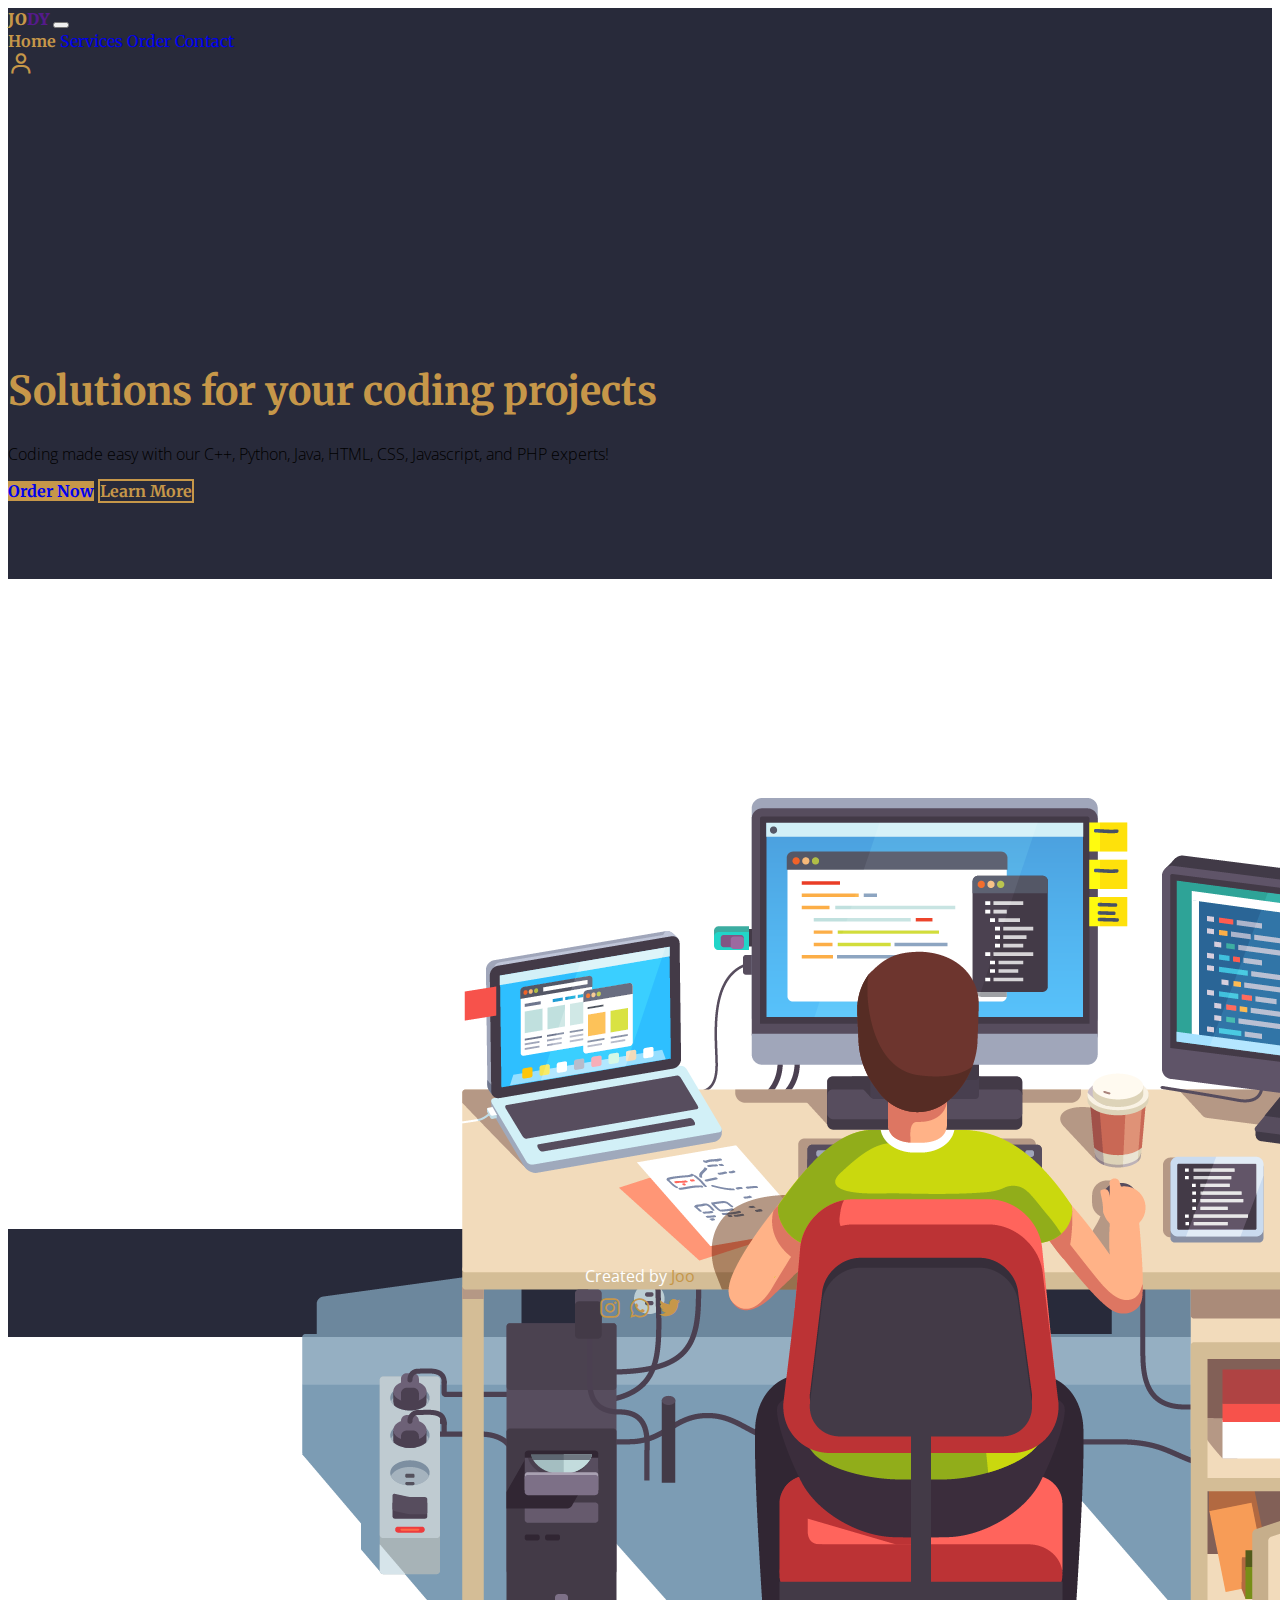
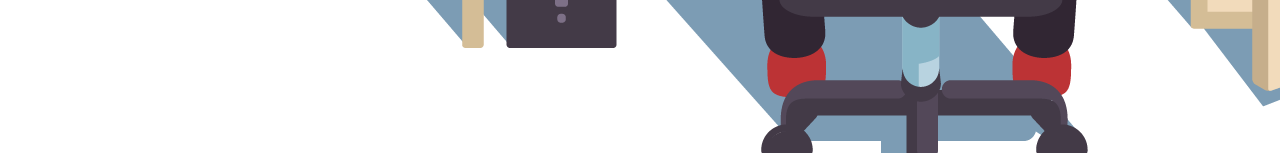
<file: Jody/index.html>
<!doctype html>
<html lang="en">
  <head>
    <!-- Required meta tags -->
    <meta charset="utf-8">
    <meta name="viewport" content="width=device-width, initial-scale=1">

    <!-- Bootstrap CSS -->
    <link href="https://cdn.jsdelivr.net/npm/bootstrap@5.0.2/dist/css/bootstrap.min.css" rel="stylesheet" integrity="sha384-EVSTQN3/azprG1Anm3QDgpJLIm9Nao0Yz1ztcQTwFspd3yD65VohhpuuCOmLASjC" crossorigin="anonymous">

	<link rel="preconnect" href="https://fonts.googleapis.com">
	<link rel="preconnect" href="https://fonts.gstatic.com" crossorigin>
	<link href="https://fonts.googleapis.com/css2?family=Merriweather:wght@400;700;900&family=Open+Sans:wght@300;400&display=swap" rel="stylesheet">
	<link href='https://unpkg.com/boxicons@2.0.9/css/boxicons.min.css' rel='stylesheet'>

    <title>Jody</title>

	<link rel="stylesheet" href="style.css">
  </head>
  <body>
	<header>
		<nav class="navbar navbar-expand-lg navbar-dark fixed-top py-2">
			<div class="container">
				<a class="navbar-brand" href=""><span>JO</span>DY</a>
			  <button class="navbar-toggler" type="button" data-bs-toggle="collapse" data-bs-target="#navbarNavAltMarkup" aria-controls="navbarNavAltMarkup" aria-expanded="false" aria-label="Toggle navigation">
				<span class="navbar-toggler-icon"></span>
			  </button>
			  <div class="collapse navbar-collapse d-flex justify-content-end" id="navbarNavAltMarkup">
				<div class="navbar-nav me-4">
				  <a class="nav-link active me-3" href="index.html">Home</a>
				  <a class="nav-link me-3" href="Service.html">Services</a>
				  <a class="nav-link me-3" href="Order.html">Order</a>
				  <a class="nav-link" href="kontak.html" tabindex="-1">Contact</a>
				</div>
				<div class="icons-home nav-link">
					<a href="#"><i class='bx bx-user'></i></box-icon></a>
				</div>
			  </div>
			</div>
		  </nav>
	</header>

	<section class="home" id="home">
		<div class="container">
			<div class="row">
				<div class="col-lg-6 d-flex flex-column justify-content-end content-left">
					<h1 class="heading">Solutions for your coding projects</h1>
					<p class="subheading text-white">Coding made easy with our C++, Python, 
						Java, HTML, CSS, Javascript, and PHP experts!</p>
					<div class="btn-home mt-3">
						<a href="Order.html" class="btn btn-buy py-2 px-3">Order Now</a>
						<a href="Service.html" class="btn btn-learn ms-2 py-2 px-3	">Learn More</a>
					</div>
				</div>
				<div class="col-lg-6 position-relative gambar">
					<img src="jpg/1.png" class="img-fluid position-absolute" alt="">
				</div>
			</div>
		</div>
	</section>

	<footer>
      	<p>Created by <span>Joo</span></p>
		<a href="https://www.instagram.com/jody.in/"><i class='bx bxl-instagram'></i></a>
		<a href="https://wa.me/6285377741821"><i class='bx bxl-whatsapp' ></i></a>
		<a href="https://twitter.com/johnorjoey?t=kijzwJ3GUvWSftUvfJzQOg&s=09"><i class='bx bxl-twitter' ></i></a>
	</footer>

	<!-- Option 1: Bootstrap Bundle with Popper -->
    <script src="https://cdn.jsdelivr.net/npm/bootstrap@5.0.2/dist/js/bootstrap.bundle.min.js" integrity="sha384-MrcW6ZMFYlzcLA8Nl+NtUVF0sA7MsXsP1UyJoMp4YLEuNSfAP+JcXn/tWtIaxVXM" crossorigin="anonymous"></script>

  </body>
</html>
</file>
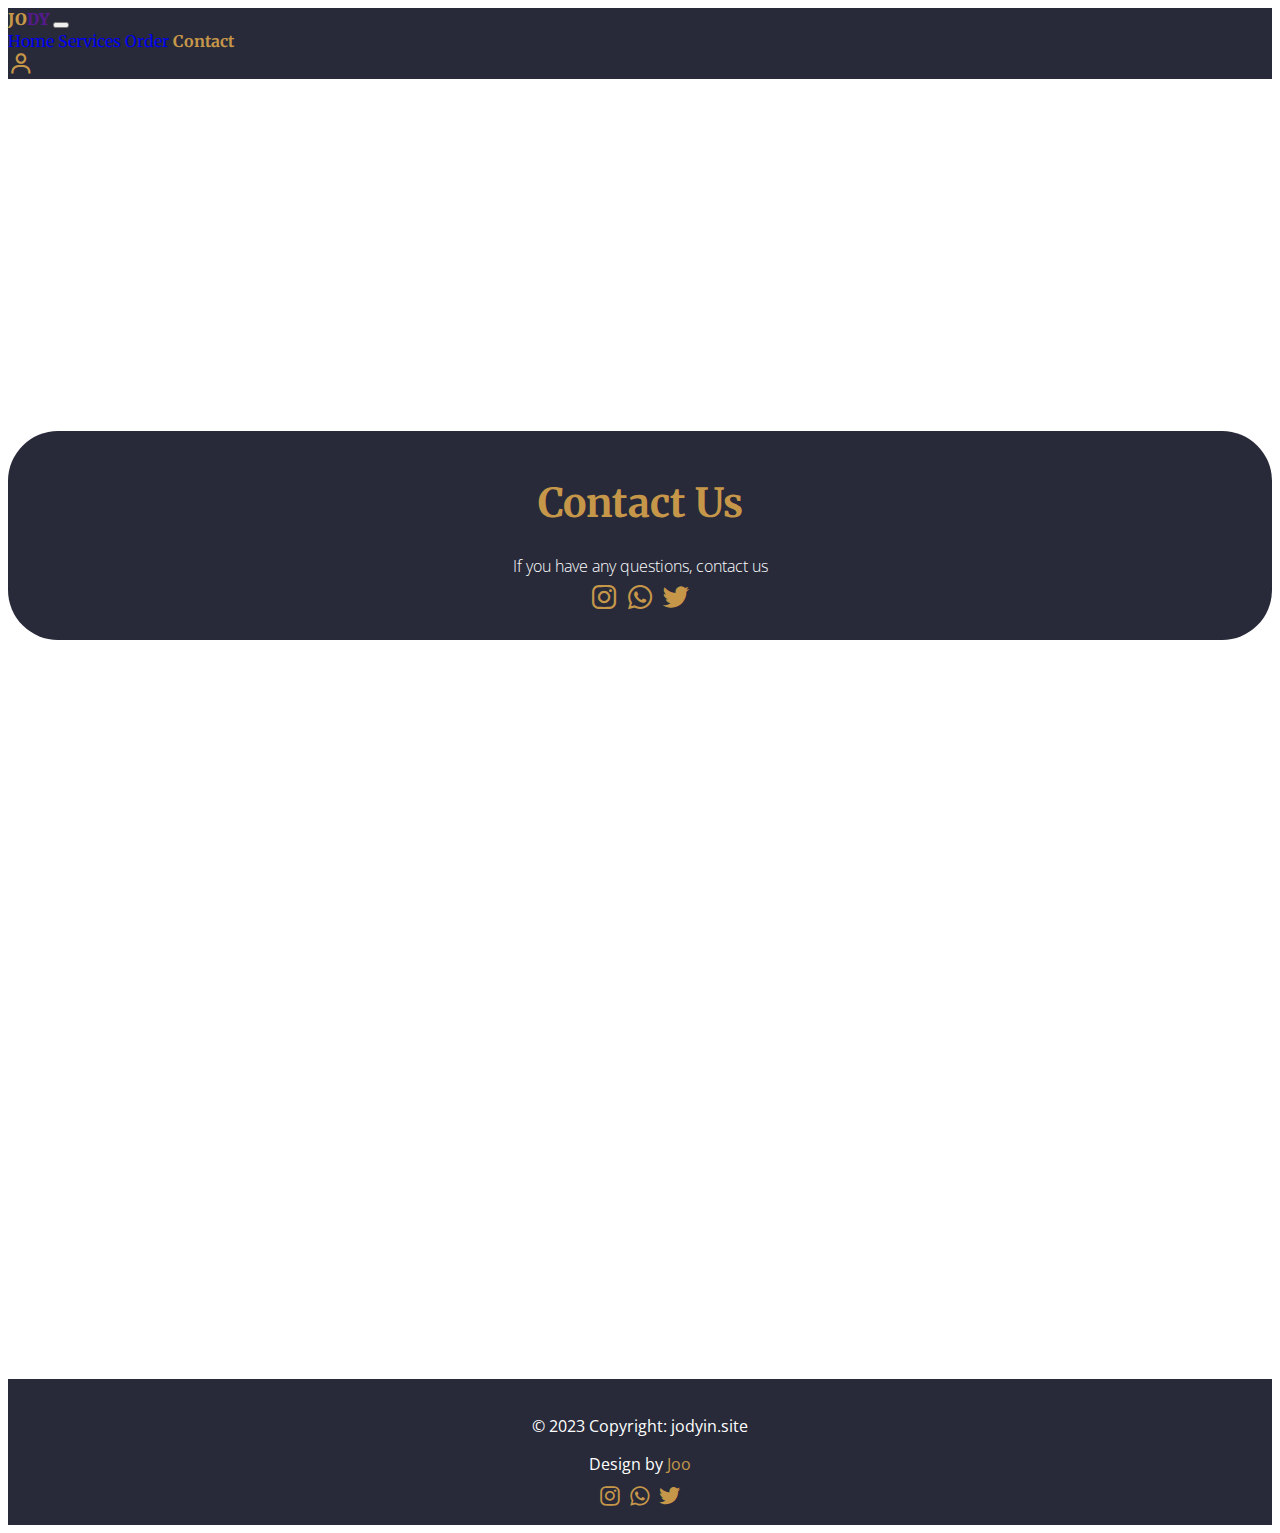
<file: Jody/kontak.html>
<!doctype html>
<html lang="en">
  <head>
    <!-- Required meta tags -->
    <meta charset="utf-8">
    <meta name="viewport" content="width=device-width, initial-scale=1">

    <!-- Bootstrap CSS -->
    <link href="https://cdn.jsdelivr.net/npm/bootstrap@5.0.2/dist/css/bootstrap.min.css" rel="stylesheet" integrity="sha384-EVSTQN3/azprG1Anm3QDgpJLIm9Nao0Yz1ztcQTwFspd3yD65VohhpuuCOmLASjC" crossorigin="anonymous">

	<link rel="preconnect" href="https://fonts.googleapis.com">
	<link rel="preconnect" href="https://fonts.gstatic.com" crossorigin>
	<link href="https://fonts.googleapis.com/css2?family=Merriweather:wght@400;700;900&family=Open+Sans:wght@300;400&display=swap" rel="stylesheet">
	<link href='https://unpkg.com/boxicons@2.0.9/css/boxicons.min.css' rel='stylesheet'>

    <title>Jody | Contact Us</title>

	<link rel="stylesheet" href="style.css">
  </head>
  <body>
	<header>
		<nav class="navbar navbar-expand-lg navbar-dark fixed-top py-2">
			<div class="container">
				<a class="navbar-brand" href=""><span>JO</span>DY</a>
			  <button class="navbar-toggler" type="button" data-bs-toggle="collapse" data-bs-target="#navbarNavAltMarkup" aria-controls="navbarNavAltMarkup" aria-expanded="false" aria-label="Toggle navigation">
				<span class="navbar-toggler-icon"></span>
			  </button>
			  <div class="collapse navbar-collapse d-flex justify-content-end" id="navbarNavAltMarkup">
				<div class="navbar-nav me-4">
				  <a class="nav-link me-3" href="index.html">Home</a>
				  <a class="nav-link me-3" href="Service.html">Services</a>
				  <a class="nav-link me-3" href="Order.html">Order</a>
				  <a class="nav-link active" href="kontak.html" tabindex="-1">Contact</a>
				</div>
				<div class="icons-home nav-link">
					<a href="#"><i class='bx bx-user'></i></box-icon></a>
				</div>
			  </div>
			</div>
		  </nav>
	</header>

	<section class="kontak" id="kontak">
		<div class="container">
			<div class="textkon">
				<h1 class="heading">Contact Us</h1>
				<p class="subheading">If you have any questions, contact us</p>
				
				<a href="https://www.instagram.com/jody.in/"><i class='bx bxl-instagram'></i></a>
				<a href="https://wa.me/6285377741821"><i class='bx bxl-whatsapp' ></i></a>
				<a href="https://twitter.com/johnorjoey?t=kijzwJ3GUvWSftUvfJzQOg&s=09"><i class='bx bxl-twitter' ></i></a>
			</div>
			
		</div>
	</section>

	<footer>
		<p>&copy; 2023 Copyright: jodyin.site</p>
      	<p>Design by <span>Joo</span></p>
		<a href="https://www.instagram.com/jody.in/"><i class='bx bxl-instagram'></i></a>
		<a href="https://wa.me/6285377741821"><i class='bx bxl-whatsapp' ></i></a>
		<a href="https://twitter.com/johnorjoey?t=kijzwJ3GUvWSftUvfJzQOg&s=09"><i class='bx bxl-twitter' ></i></a>
	</footer>

	<!-- Option 1: Bootstrap Bundle with Popper -->
    <script src="https://cdn.jsdelivr.net/npm/bootstrap@5.0.2/dist/js/bootstrap.bundle.min.js" integrity="sha384-MrcW6ZMFYlzcLA8Nl+NtUVF0sA7MsXsP1UyJoMp4YLEuNSfAP+JcXn/tWtIaxVXM" crossorigin="anonymous"></script>

  </body>
</html>
</file>
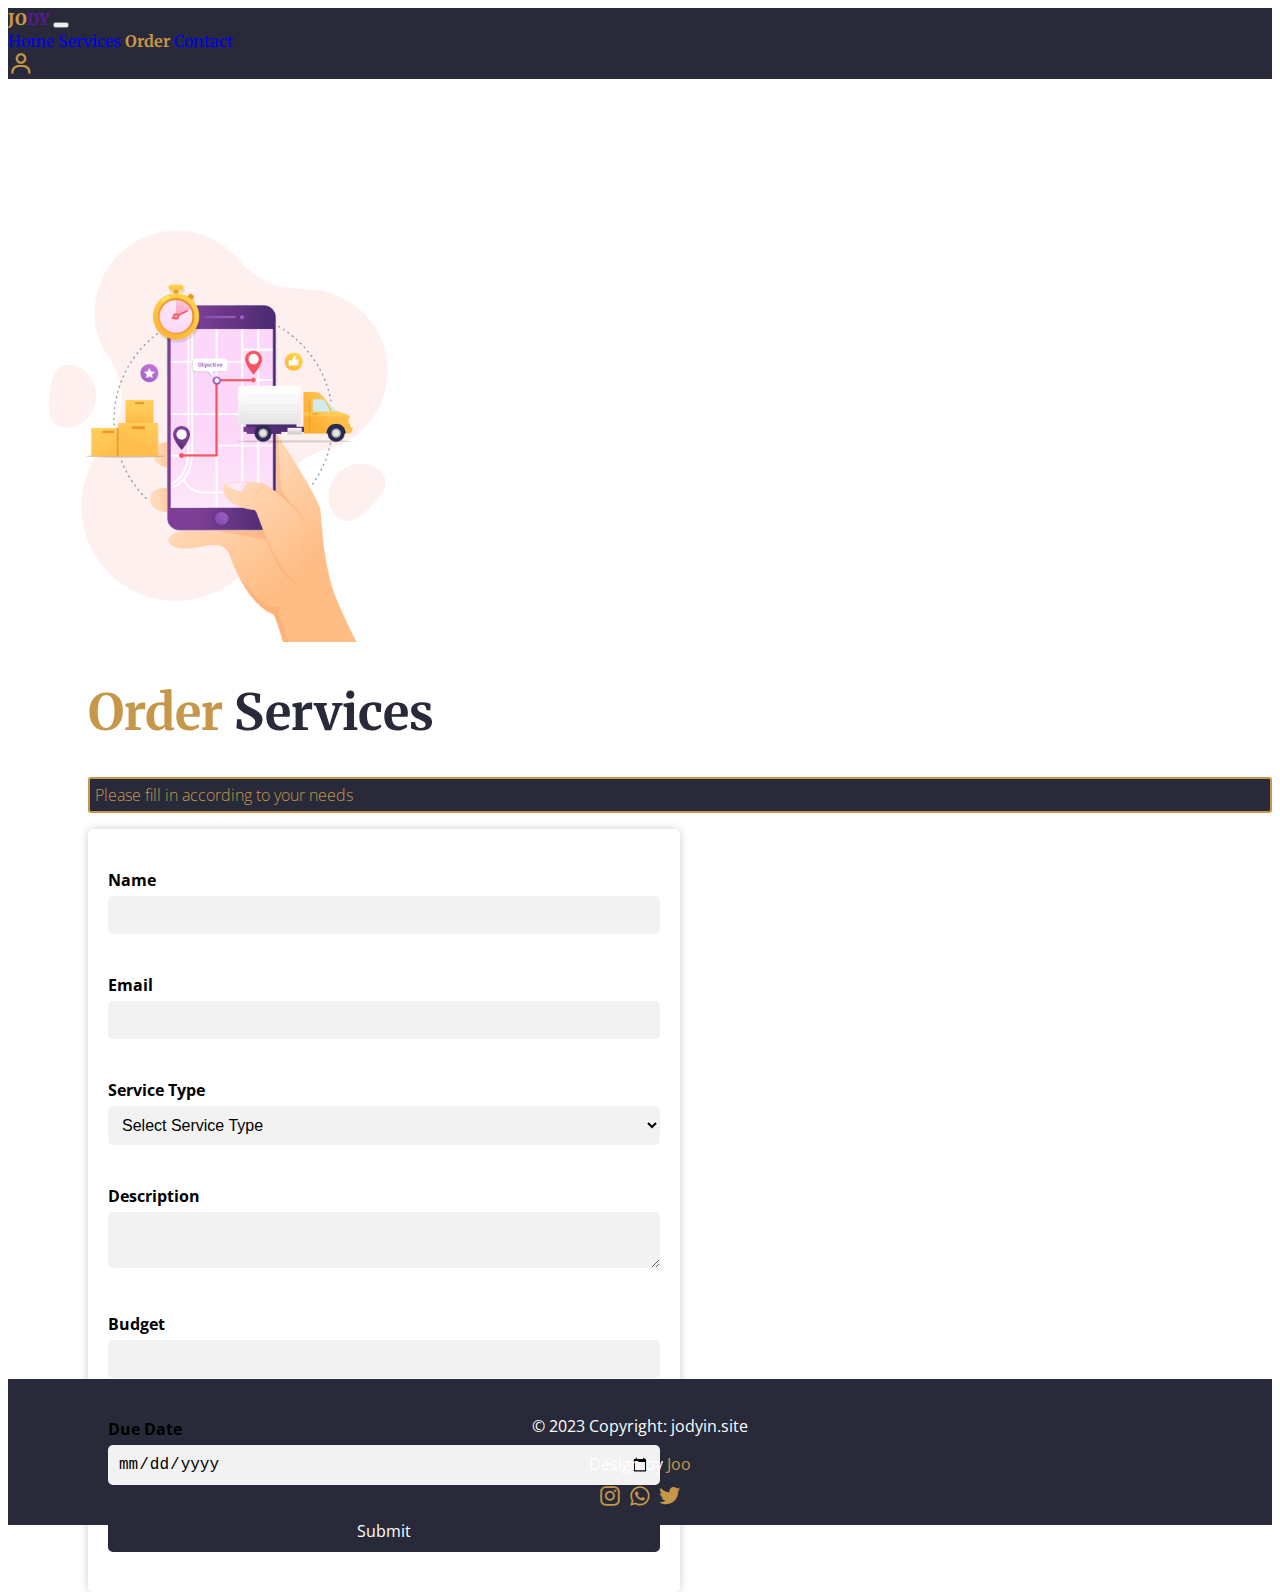
<file: Jody/Order.html>
<!doctype html>
<html lang="en">
  <head>
    <!-- Required meta tags -->
    <meta charset="utf-8">
    <meta name="viewport" content="width=device-width, initial-scale=1">

    <!-- Bootstrap CSS -->
    <link href="https://cdn.jsdelivr.net/npm/bootstrap@5.0.2/dist/css/bootstrap.min.css" rel="stylesheet" integrity="sha384-EVSTQN3/azprG1Anm3QDgpJLIm9Nao0Yz1ztcQTwFspd3yD65VohhpuuCOmLASjC" crossorigin="anonymous">

	<link rel="preconnect" href="https://fonts.googleapis.com">
	<link rel="preconnect" href="https://fonts.gstatic.com" crossorigin>
	<link href="https://fonts.googleapis.com/css2?family=Merriweather:wght@400;700;900&family=Open+Sans:wght@300;400&display=swap" rel="stylesheet">
	<link href='https://unpkg.com/boxicons@2.0.9/css/boxicons.min.css' rel='stylesheet'>

	<link rel="shortcut icon" href="jpg/Logo.png" type="img/png"> 
    <title>Jody | Order</title>
	

	<link rel="stylesheet" href="style.css">
  </head>
  <body>
	<header>
		<nav class="navbar navbar-expand-lg navbar-dark fixed-top py-2">
			<div class="container">
				<a class="navbar-brand" href=""><span>JO</span>DY</a>
			  <button class="navbar-toggler" type="button" data-bs-toggle="collapse" data-bs-target="#navbarNavAltMarkup" aria-controls="navbarNavAltMarkup" aria-expanded="false" aria-label="Toggle navigation">
				<span class="navbar-toggler-icon"></span>
			  </button>
			  <div class="collapse navbar-collapse d-flex justify-content-end" id="navbarNavAltMarkup">
				<div class="navbar-nav me-4">
				  <a class="nav-link me-3" href="index.html">Home</a>
				  <a class="nav-link me-3" href="Service.html">Services</a>
				  <a class="nav-link active me-3" href="Order.html">Order</a>
				  <a class="nav-link" href="kontak.html" tabindex="-1">Contact</a>
				</div>
				<div class="icons-home nav-link">
					<a href="#"><i class='bx bx-user'></i></box-icon></a>
				</div>
			  </div>
			</div>
		  </nav>
	</header>

	<section class="order" id="order">
		<div class="container">
			<div class="row">
				<div class="col-4">
					<img src="jpg/3.png" height="435px" alt="">
				</div>
				<div class="col-8 formOrder">
					<h1 class="heading"><span>Order</span> Services</h1>
					<p class="subheading">Please fill in according to your needs</p>
					<form action="Order.html" method="post">
						<label for="nama">Name</label>
						<input type="text" id="nama" name="nama" required>
						<br>
						<label for="email">Email</label>
						<input type="email" id="email" name="email" required>
						<br>
						<label for="layanan">Service Type</label>
						<select id="layanan" name="layanan" required>
							<option value="">Select Service Type</option>
							<option value="">Introductory Programming</option>
							<option value="">Progression Programming</option>
							<option value="">Advancing Programming</option>
						</select>
						<br>
						<label for="deskripsi">Description</label>
						<textarea id="deskripsi" name="deskripsi" required></textarea>
						<br>
						<label for="budget">Budget</label>
						<input type="number" id="budget" name="budget" required>
						<br>
						<label for="tanggal">Due Date</label>
						<input type="date" id="tanggal" name="tanggal" required>
						<br>
						<input type="submit" value="Submit">
					</form>
				</div>
			</div>
		</div>
	</section>

	<footer>
		<p>&copy; 2023 Copyright: jodyin.site</p>
      	<p>Design by <span>Joo</span></p>
		<a href="https://www.instagram.com/jody.in/"><i class='bx bxl-instagram'></i></a>
		<a href="https://wa.me/6285377741821"><i class='bx bxl-whatsapp' ></i></a>
		<a href="https://twitter.com/johnorjoey?t=kijzwJ3GUvWSftUvfJzQOg&s=09"><i class='bx bxl-twitter' ></i></a>
	</footer>
	
	<!-- Option 1: Bootstrap Bundle with Popper -->
    <script src="https://cdn.jsdelivr.net/npm/bootstrap@5.0.2/dist/js/bootstrap.bundle.min.js" integrity="sha384-MrcW6ZMFYlzcLA8Nl+NtUVF0sA7MsXsP1UyJoMp4YLEuNSfAP+JcXn/tWtIaxVXM" crossorigin="anonymous"></script>

  </body>
</html>
</file>
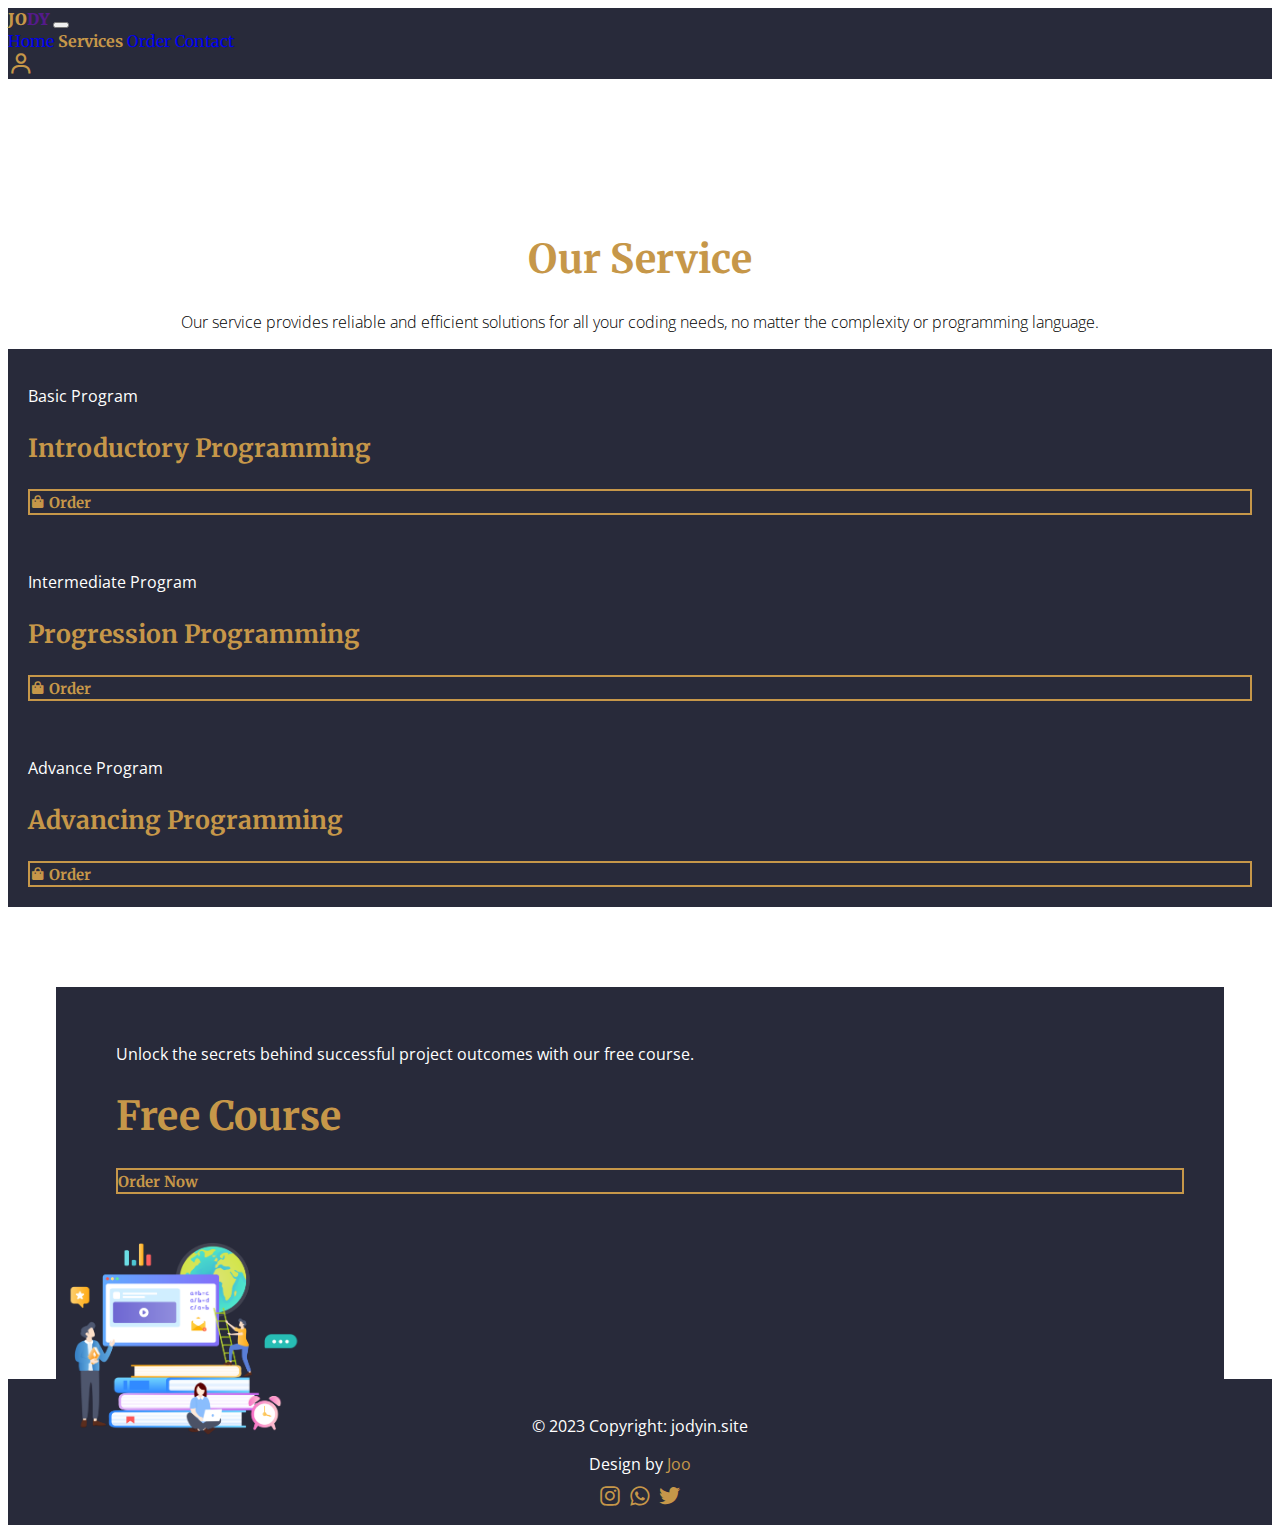
<file: Jody/Service.html>
<!doctype html>
<html lang="en">
  <head>
    <!-- Required meta tags -->
    <meta charset="utf-8">
    <meta name="viewport" content="width=device-width, initial-scale=1">

    <!-- Bootstrap CSS -->
    <link href="https://cdn.jsdelivr.net/npm/bootstrap@5.0.2/dist/css/bootstrap.min.css" rel="stylesheet" integrity="sha384-EVSTQN3/azprG1Anm3QDgpJLIm9Nao0Yz1ztcQTwFspd3yD65VohhpuuCOmLASjC" crossorigin="anonymous">

	<link rel="preconnect" href="https://fonts.googleapis.com">
	<link rel="preconnect" href="https://fonts.gstatic.com" crossorigin>
	<link href="https://fonts.googleapis.com/css2?family=Merriweather:wght@400;700;900&family=Open+Sans:wght@300;400&display=swap" rel="stylesheet">
	<link href='https://unpkg.com/boxicons@2.0.9/css/boxicons.min.css' rel='stylesheet'>

    <title>Jody | Service</title>

	<link rel="stylesheet" href="style.css">
  </head>
  <body>
	<header>
		<nav class="navbar navbar-expand-lg navbar-dark fixed-top py-2">
			<div class="container">
				<a class="navbar-brand" href=""><span>JO</span>DY</a>
			  <button class="navbar-toggler" type="button" data-bs-toggle="collapse" data-bs-target="#navbarNavAltMarkup" aria-controls="navbarNavAltMarkup" aria-expanded="false" aria-label="Toggle navigation">
				<span class="navbar-toggler-icon"></span>
			  </button>
			  <div class="collapse navbar-collapse d-flex justify-content-end" id="navbarNavAltMarkup">
				<div class="navbar-nav me-4">
				  <a class="nav-link me-3" href="index.html">Home</a>
				  <a class="nav-link active me-3" href="Service.html">Services</a>
				  <a class="nav-link me-3" href="Order.html">Order</a>
				  <a class="nav-link" href="kontak.html" tabindex="-1">Contact</a>
				</div>
				<div class="icons-home nav-link">
					<a href="#"><i class='bx bx-user'></i></box-icon></a>
				</div>
			  </div>
			</div>
		  </nav>
	</header>

	<section class="service" id="service">
		<div class="container">
			<div class="row">
				<div class="col">
					<h1 class="heading" style="text-align: center;">Our Service</h1>
					<p class="subheading" style="text-align: center;">Our service provides reliable and efficient solutions 
						for all your coding needs, no matter the complexity or programming language.</p>
				</div>
			</div>
			<div class="row justify-content-center">
				<div class="col-4">
					<div class="ser1 rounded-3 justify-content-between align-items-center">
						<p class="label">Basic Program</p>
						<h3 class="heading">Introductory Programming</h3>
						<div class="btn-card btn">
							<a href="Order.html"><i class='bx bxs-shopping-bag' ></i> Order</a>
						</div>
					</div>
				</div>
				<div class="col-4">
					<div class="ser1 rounded-3 justify-content-between align-items-center">
						<p class="label">Intermediate Program</p>
						<h3 class="heading">Progression Programming</h3>
						<div class="btn-card btn">
							<a href="Order.html"><i class='bx bxs-shopping-bag' ></i> Order</a>
						</div>
					</div>
				</div>
				<div class="col-4">
					<div class="ser1 rounded-3 justify-content-between align-items-center">
						<p class="label">Advance Program</p>
						<h3 class="heading">Advancing Programming</h3>
						<div class="btn-card btn">
							<a href="Order.html"><i class='bx bxs-shopping-bag' ></i> Order</a>
						</div>
					</div>
				</div>
			</div>

			<div class="boxbot rounded-3">
				<div class="row">
					<div class="col-8">
						<div class="textbox">
							<p class="label">Unlock the secrets behind successful project outcomes with our free course.</p>
							<h1 class="heading">Free Course</h1>
							<div class="btn-card btn">
								<a href="Order.html">Order Now</a>
							</div>
						</div>
						
					</div>
					<div class="col-4 d-flex justify-content-end">
						<img src="jpg/2.png" height="235px" alt="">
					</div>
				</div>
			</div>
            
		</div>
	</section>

	<footer>
		<p>&copy; 2023 Copyright: jodyin.site</p>
      	<p>Design by <span>Joo</span></p>
		<a href="https://www.instagram.com/jody.in/"><i class='bx bxl-instagram'></i></a>
		<a href="https://wa.me/6285377741821"><i class='bx bxl-whatsapp' ></i></a>
		<a href="https://twitter.com/johnorjoey?t=kijzwJ3GUvWSftUvfJzQOg&s=09"><i class='bx bxl-twitter' ></i></a>
	</footer>

    <!-- Option 1: Bootstrap Bundle with Popper -->
    <script src="https://cdn.jsdelivr.net/npm/bootstrap@5.0.2/dist/js/bootstrap.bundle.min.js" integrity="sha384-MrcW6ZMFYlzcLA8Nl+NtUVF0sA7MsXsP1UyJoMp4YLEuNSfAP+JcXn/tWtIaxVXM" crossorigin="anonymous"></script>

  </body>
</html>
</file>
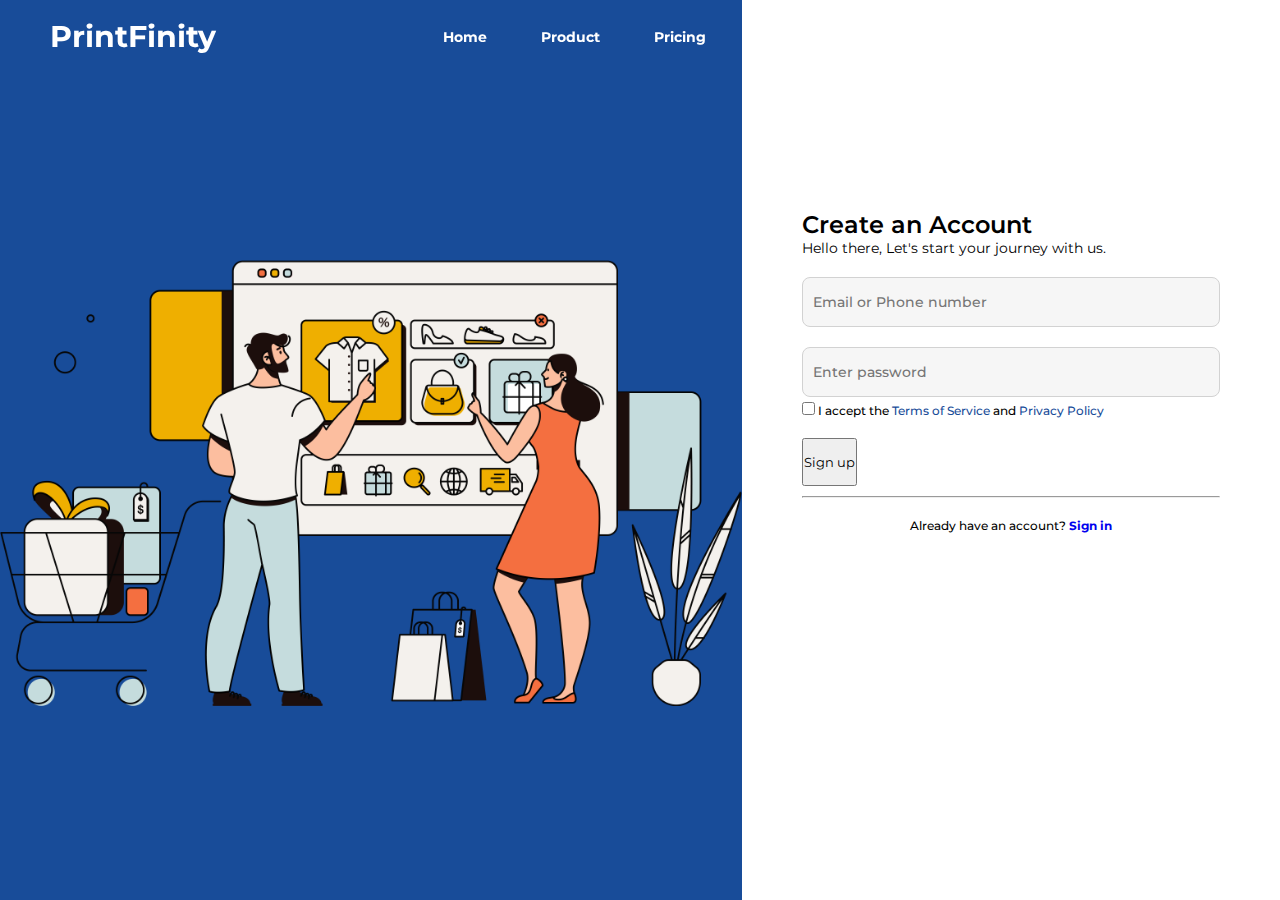
<file: Prinfinity/register.html>
<!DOCTYPE html>
<html lang="en">
  <head>
    <meta charset="UTF-8" />
    <meta http-equiv="X-UA-Compatible" content="IE=edge" />
    <meta name="viewport" content="width=device-width, initial-scale=1.0" />
    <title>Document</title>
    <link rel="stylesheet" href="style.css" />
    <link
      href="https://cdn.jsdelivr.net/npm/bootstrap@5.2.3/dist/css/bootstrap.min.css"
      rel="stylesheet"
      integrity="sha384-rbsA2VBKQhggwzxH7pPCaAqO46MgnOM80zW1RWuH61DGLwZJEdK2Kadq2F9CUG65"
      crossorigin="anonymous"
    />
    <link
      rel="stylesheet"
      href="https://unpkg.com/boxicons@latest/css/boxicons.min.css"
    />
    <link
      rel="stylesheet"
      href="https://cdnjs.cloudflare.com/ajax/libs/font-awesome/6.2.1/css/all.min.css"
      integrity="sha512-MV7K8+y+gLIBoVD59lQIYicR65iaqukzvf/nwasF0nqhPay5w/9lJmVM2hMDcnK1OnMGCdVK+iQrJ7lzPJQd1w=="
      crossorigin="anonymous"
      referrerpolicy="no-referrer"
    />
  </head>
  <body>
    <header class="header">
      <p class="logo">PrintFinity</p>

      <ul class="navlist mb-0 ps-0">
        <li><a href="">Home</a></li>
        <li><a href="">Product</a></li>
        <li><a href="">Pricing</a></li>
        <li><a href="">Contact</a></li>
      </ul>
      <div class="nav-icon"></div>
    </header>
    <section>
        <div class="content-log">
            <div class="content-img">
                <img src="img/login-illus.png" alt="">
            </div>
            <div class="form-login">
                <div class="formbox-login">
                    <form action="regis.php" method="post">
                        <h1>Create an Account</h1>
                        <p class="desc-sign">Hello there, Let's start your journey with us.</p>
                        <div class="input-box">
                            <input type="text" placeholder="Email or Phone number" name="email"><br>
                        </div>
                        <div class="input-box mb-5">
                            <input type="password" name="pass" placeholder="Enter password">
                        </div>
                        <div class="remember-forgot">
                            <label
                              ><input type="checkbox" required /> I accept the <span>Terms of Service</span>  and <span>Privacy Policy</span></label
                            >
                        </div>

                        <button type="submit" name="submit" class="btn btn-dark w-100">Sign up</button>

                        <hr>

                        <div class="dont-have">
                            <p>Already have an account? <span><a href="login.php">Sign in</a></span></p>
                        </div>
                    </form>
                </div>
            </div>
        </div>
    </section>
    </div>
  </body>
</html>
</file>
<file: Jody/style.css>
:root{
	--primaryColor: #282A3A;
	--secondaryColor: #C69749;

	--mainFont: 'Open Sans', sans-serif;
	--headingFont: 'Merriweather', serif;
}

*{
	box-sizing: border-box !important;
	text-decoration: none !important;
}

body{
	font-family: var(--mainFont);
}

.heading{
	font-family: var(--headingFont);
	font-size: 40px;
	font-weight: 700;
}

.subheading{
	font-weight: 300;
}

.navbar{
	background-color: var(--primaryColor) !important;
}

.navbar-brand{
	font-family: var(--headingFont);
	font-weight: 900;
}

.navbar-brand span{
	color: var(--secondaryColor);
}

.nav-link{
	font-family: var(--headingFont);
}

.nav-link.active{
	font-weight: 700;
	color: var(--secondaryColor) !important;
}

.icons-home i{
	font-size: 1.6rem;
	color: var(--secondaryColor);
}

.home{
	background-color: var(--primaryColor);
	height: 500px;
	padding-top: 10rem;
}

.home .heading{
	color: var(--secondaryColor);
	padding-top: 100px;
}

.btn-home{
	font-family: var(--headingFont);
	font-weight: 700;
	margin-bottom: 20px;
}

.home .gambar{
	height: 300px;
}

.home img{
	padding-top: 10rem;
}

.btn-home .btn-buy{
	background-color: var(--secondaryColor);
}

.btn-home .btn-learn{
	border: 2px solid var(--secondaryColor);
	color: var(--secondaryColor);	
}

.service{
	height: 650px;
	padding-top: 8rem;
}

.service .heading{
	color: var(--secondaryColor);
}

.service .ser1{
	background-color: var(--primaryColor);
	color: white;
	padding: 20px;
}

.ser1 .label{
	margin-bottom: 2px;
}

.ser1 .heading{
	font-size: 25px;
}

.ser1 .btn-card{
	border: 2px solid var(--secondaryColor);
	color: var(--secondaryColor);
	margin-top: 10px;
}

.btn-card a{
	color: var(--secondaryColor);
	font-family: var(--headingFont);
	font-weight: 700;
	font-size: 15px;
}

.ser1 .img{
	display: flex;
	justify-content: center;
	align-items: center;
}

.service .boxbot{
	margin-top: 5rem;
	background-color: var(--primaryColor);
	color: white;
	padding: 10px;
	margin-left: 3rem;
	margin-right: 3rem;
}

.boxbot p{
	margin-bottom: 0%;
}

.boxbot .btn-card{
	border: 2px solid var(--secondaryColor);
	color: var(--secondaryColor);
	font-family: var(--mainFont);
	margin-top: 10px;
}

.boxbot .textbox{
	padding: 30px;
	padding-left: 50px;
}

.boxbot img{
	padding-top: 0;
	padding-bottom: 0;
	padding-right: 130px;
}

.order{
	height: 650px;
	padding-top: 8rem;
}

.order .formOrder{
	padding-left: 5rem;
}

.order h1{
	font-family: var(--headingFont);
	color: var(--primaryColor);
	height: auto;
	font-size: 50px;
}

.order p{
	font-family: var(--mainFont);
	color: var(--secondaryColor);
	background-color: var(--primaryColor);
	padding: 5px;
	border-radius: 3px;
	border: 2px solid var(--secondaryColor);
}

.order .heading span{
	color: #C69749;
}

.order form {
	width: 50%;
	padding: 20px;
	margin-right: 0%;
	background-color: #fff;
	box-shadow: 0 0 10px rgba(0, 0, 0, 0.2);
	border-radius: 5px;
	font-family: var(--mainFont);
}
  
label {
	display: block;
	margin-top: 20px;
	font-weight: bold;
}
  
input, textarea, select {
	width: 100%;
	padding: 10px;
	margin-top: 5px;
	margin-bottom: 20px;
	border-radius: 5px;
	border: none;
	background-color: #f2f2f2;
	font-size: 16px;
}
  
input[type="submit"] {
	background-color: var(--primaryColor);
	color: #fff;
	border: none;
	padding: 10px 20px;
	cursor: pointer;
	border-radius: 5px;
	font-size: 16px;
	font-family: var(--mainFont);
}
  
input[type="submit"]:hover {
	background-color: var(--secondaryColor);
}
  
select option:first-child {
	color: gray;
}

.kontak{
	height: 650px;
	padding-top: 22rem;
}

.kontak .textkon{
	background-color: var(--primaryColor);
	color: white;
	padding: 20px;
	align-items: center;
	justify-content: center;
	border-radius: 50px;
	text-align: center;
}

.textkon h1{
	font-family: var(--headingFont);
	color: var(--secondaryColor);
	padding-bottom: 0%;
}

.textkon p{
	padding: 0;
	font-family: var(--mainFont);
	margin-bottom: 0;
}

.textkon a{
	font-size: 2rem;
	color: var(--secondaryColor);
	padding: 0%;
}

footer {
	margin-top: 650px;
	background-color: var(--primaryColor);
	color: white;
	padding: 20px;
	text-align: center;
	padding-bottom: 10px;
}

footer p{
	padding: 0;
	margin-bottom: 0.3rem;
}
  
footer a {
	color: var(--secondaryColor);
	font-size: 1.6rem;
}

footer span{
	color: var(--secondaryColor);
}
</file>
<file: Prinfinity/style.css>
@import url("https://fonts.googleapis.com/css2?family=Montserrat:ital,wght@0,100;0,200;0,300;0,400;0,500;0,600;0,700;0,800;0,900;1,100;1,200;1,300;1,400;1,500;1,600;1,700;1,800;1,900&display=swap");

* {
  margin: 0;
  padding: 0;
  scroll-behavior: smooth;
  box-sizing: border-box;
  font-family: "Montserrat", sans-serif;
  list-style: none;
  text-decoration: none !important;
}

body {
  width: 100%;
  height: 100vh;
  background-color: #fff;
  position: relative;
}

.header {
  position: fixed;
  width: 100%;
  top: 0;
  right: 0;
  z-index: 1000;
  display: flex;
  align-items: center;
  padding: 18px 50px;
  transition: all 0.5s;
}

.logo {
  color: #fff;
  font-weight: 700;
  font-size: 30px;
  margin-bottom: 0;
  margin-right: 200px;
}

.logo span {
  font-size: 40px;
  color: #fd6438;
}

.navlist {
  display: flex;
}

.navlist ul {
  margin-bottom: 0;
}

.navlist a {
  align-items: center;
  color: #fff;
  font-size: 14px;
  font-weight: 700;
  padding: 4px 5px;
  margin: 0 22px;
  transition: all 0.42s;
}

.navlist a:hover {
  color: #d3d3d3;
}

.content-log {
  position: absolute;
  width: 100%;
  height: 100vh;
  background-color: #184c99;
}

.form-login {
  position: absolute;
  top: 0;
  right: 0;
  width: calc(100% - 58%);
  height: 100%;
  background-color: #fff;
  padding: 50px;
  display: flex;
  justify-content: center;
  align-items: center;
}

.formbox-login {
  height: 500px;
  width: 450px;
  padding: 10px;
}

.formbox-login h1 {
  font-size: 24px;
  font-weight: 600;
}

.formbox-login .input-box {
  position: relative;
  width: 100%;
  height: 50px;
  margin: 20px 0;
}

.input-box input {
  width: 100%;
  height: 100%;
  background: #f6f6f6;
  border: 1px solid #d2d2d2;
  border-radius: 8px;
  outline: none;
  font-size: 14px;
  color: #737373;
  font-weight: 500;
  padding: 5px 10px;
}

.formbox-login .remember-forgot {
  font-size: 12px;
  font-weight: 500;
  margin: -15px 0 10px;
  display: flex;
  justify-content: space-between;
  padding-bottom: 10px;
}

.formbox-login .remember-forgot span {
  color: #184c99;
}

.formbox-login .btn {
  height: 48px;
  margin-bottom: 10px;
}

.dont-have {
  margin-top: 20px;
  text-align: center;
  font-size: 12px;
  font-weight: 500;
}

.dont-have span {
  font-weight: 700;
}

.content-img {
  padding-top: 260px;
  width: 58%;
  height: 100%;
}
.content-img img {
  object-position: bottom;
  width: 100%;
}

.desc-sign {
  font-size: 14px;
}
</file>
